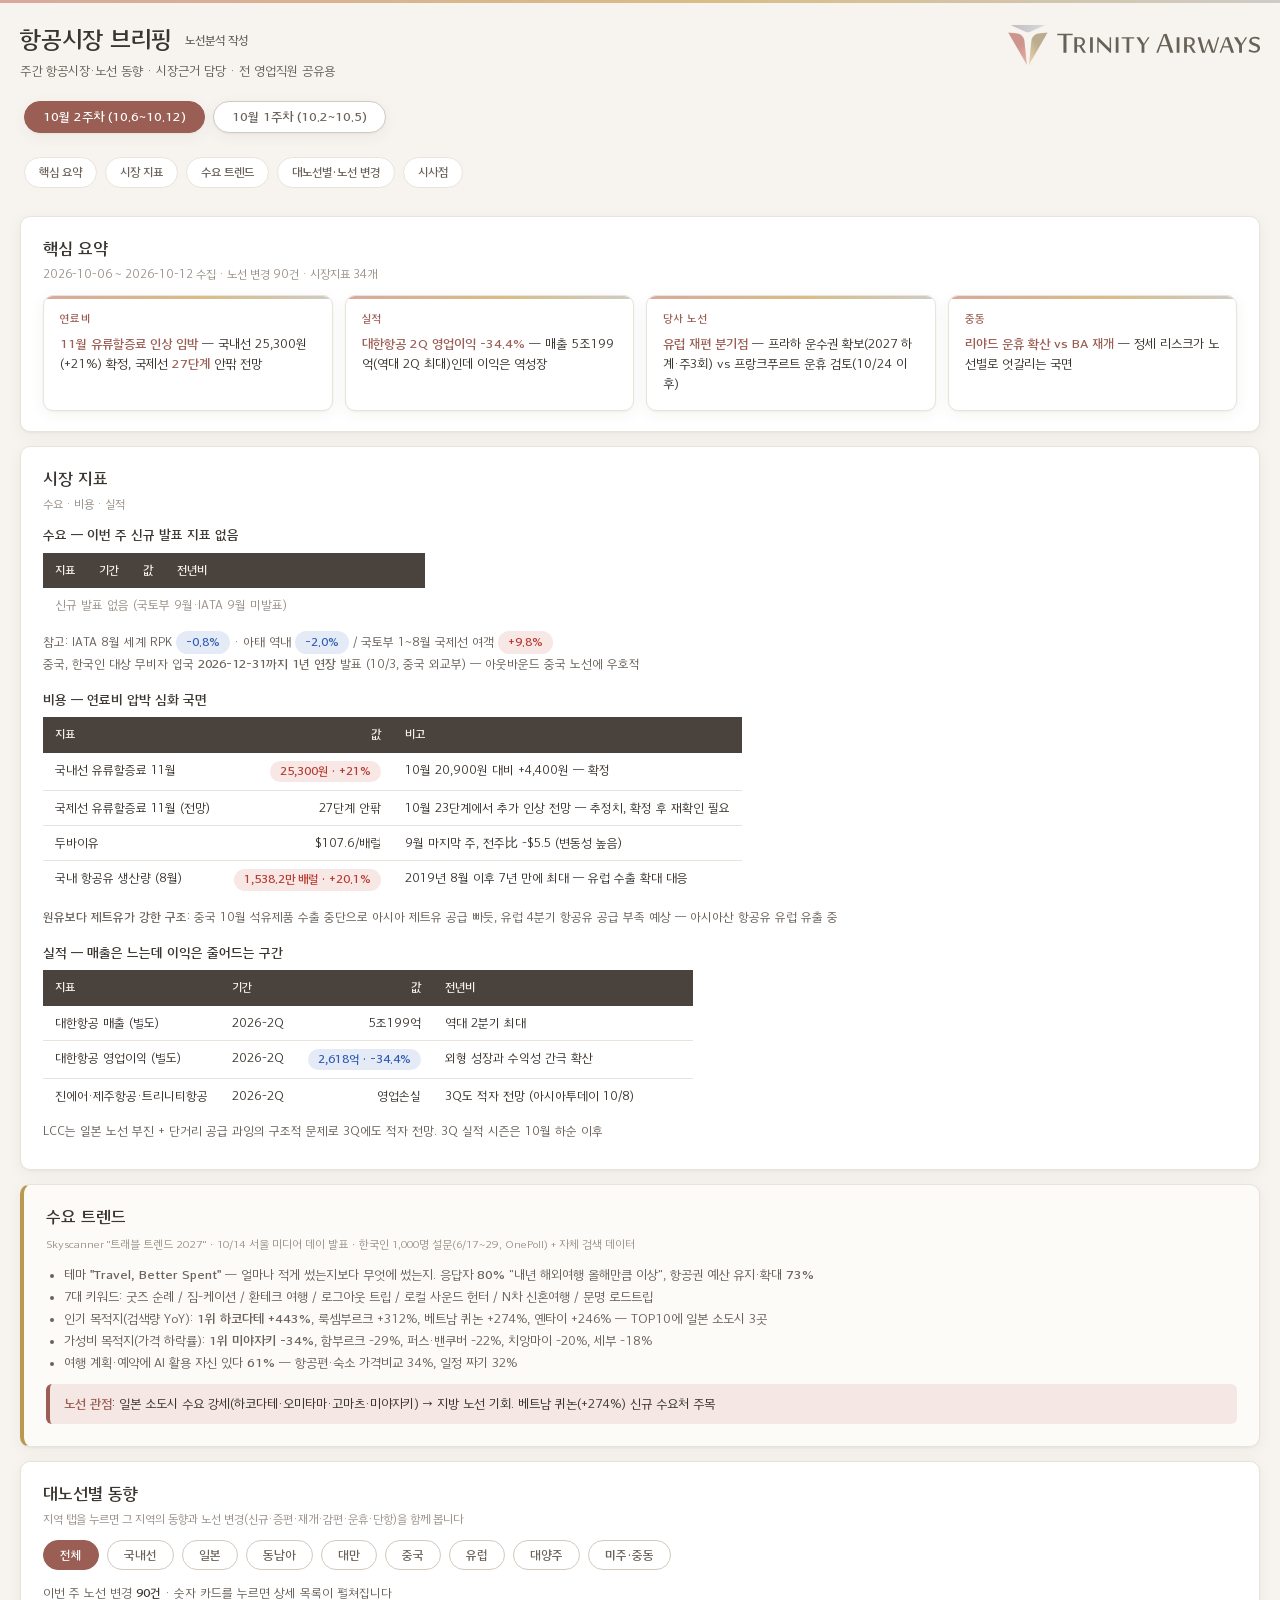
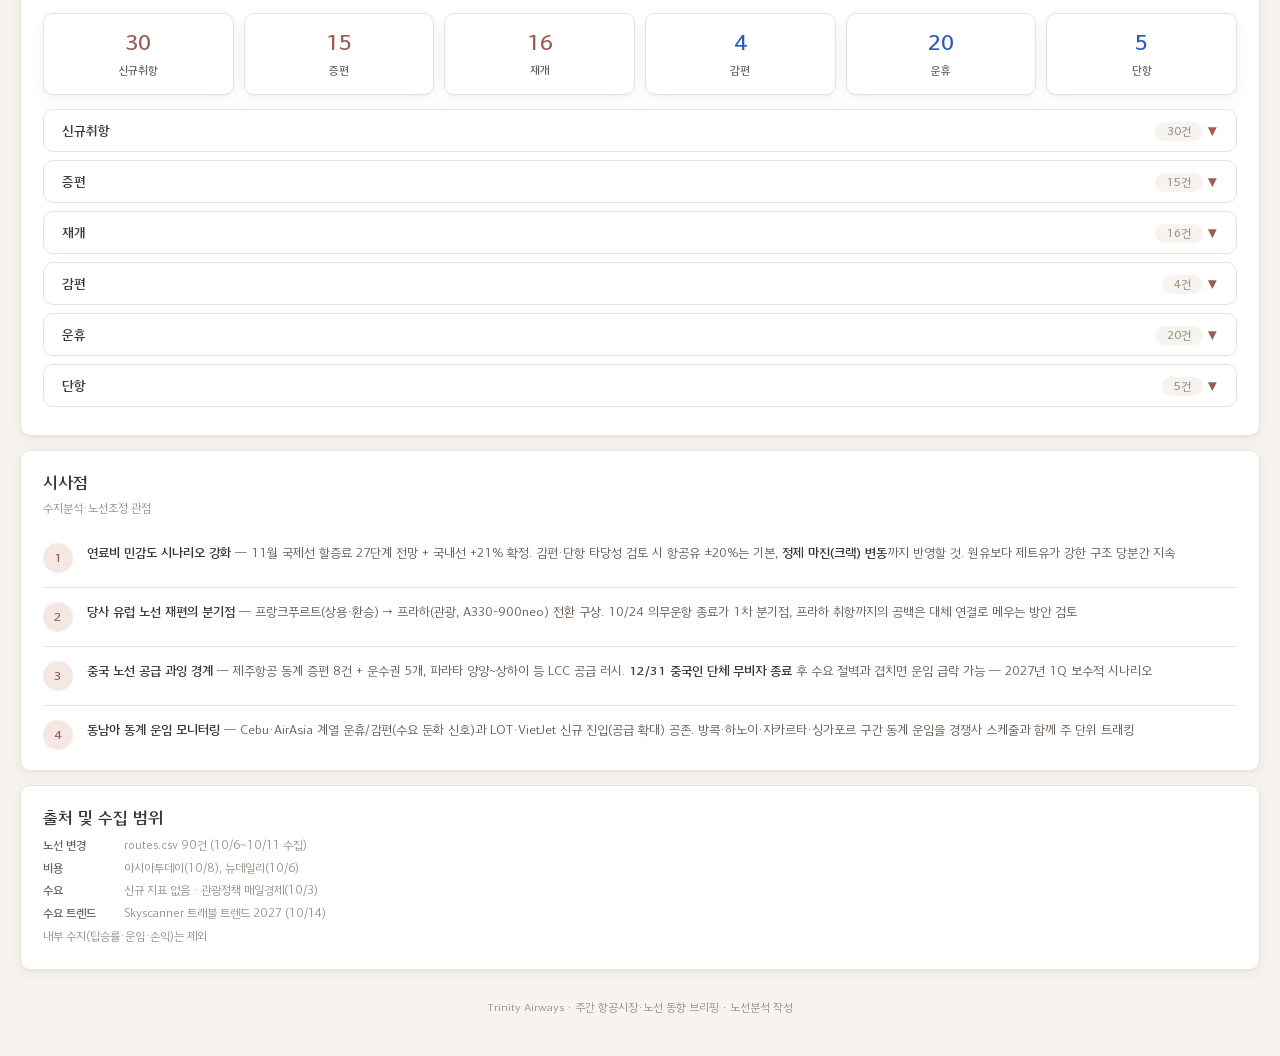
<file: index.html>
<!DOCTYPE html>
<html lang="ko">
<head>
<meta charset="UTF-8">
<meta name="viewport" content="width=device-width, initial-scale=1.0">
<title>항공시장 브리핑</title>
<meta name="robots" content="noindex,nofollow">
<link rel="preconnect" href="https://fonts.googleapis.com">
<link rel="preconnect" href="https://fonts.gstatic.com" crossorigin>
<link href="https://fonts.googleapis.com/css2?family=IBM+Plex+Sans+KR:wght@400;500;600;700&family=IBM+Plex+Mono:wght@500;600&display=swap" rel="stylesheet">
<style>
:root{
  --bg:#F7F4F0; --card:#FFFFFF; --accent:#9A5E54; --accent-soft:#F5E8E4;
  --gold:#B8994F; --rose:#C98F82;
  --text:#3B3530; --text2:#6A615A; --muted:#9B928A;
  --border:#E9E3DC; --border-strong:#D3C9BF;
  --up:#B8392F; --down:#2E5CB5;
  --thead:#4A433D; --thead-text:#F6F0E9;
  --tint-total:#F7E7E2; --tint-intl:#F6EEDD; --tint-sub:#EFEDEA;
  --grad:linear-gradient(90deg,#D9A99C 0%,#D8BD86 55%,#CFCBC6 100%);
  --shadow:0 1px 2px rgba(59,53,48,.05),0 4px 16px rgba(59,53,48,.05);
}
*{margin:0;padding:0;box-sizing:border-box}
body{background:var(--bg);color:var(--text);font-family:"IBM Plex Sans KR","Apple SD Gothic Neo","Malgun Gothic","Noto Sans KR",sans-serif;font-size:14px;line-height:1.45;-webkit-font-smoothing:antialiased}
.num{font-family:"IBM Plex Mono","IBM Plex Sans KR",monospace;font-variant-numeric:tabular-nums}
.topbar{height:3px;background:var(--grad)}
.wrap{max-width:1200px;margin:0 auto;padding:20px 20px 60px}

/* week nav */
.weeknav{display:flex;gap:8px;margin:4px 4px 14px;flex-wrap:wrap}
.weekpill{border:1px solid var(--border-strong);background:var(--card);color:var(--text2);border-radius:999px;padding:8px 18px;font-size:13px;font-weight:600;cursor:pointer;font-family:inherit;box-shadow:var(--shadow)}
.weekpill.active{background:var(--accent);border-color:var(--accent);color:#fff}
/* section nav */
.secnav{display:flex;gap:8px;flex-wrap:wrap;margin:0 4px 18px;position:sticky;top:0;background:var(--bg);padding:10px 0;z-index:10}
.secnav a{text-decoration:none;font-size:12px;font-weight:600;color:var(--text2);border:1px solid var(--border);background:var(--card);border-radius:999px;padding:6px 14px}
.secnav a:hover{border-color:var(--accent);color:var(--accent)}
/* cards */
.card{background:var(--card);border:1px solid var(--border);border-radius:10px;box-shadow:var(--shadow);padding:20px 22px;margin-bottom:14px}
.card h2{font-size:17px;font-weight:700;margin-bottom:4px;display:flex;align-items:center;gap:8px}
.card h2 .kicker{font-size:11.5px;font-weight:600;color:var(--accent);letter-spacing:.04em}
.card .sub{font-size:12px;color:var(--muted);margin-bottom:12px}
/* summary grid */
.sumgrid{display:grid;grid-template-columns:repeat(4,1fr);gap:12px}
.sumcard{background:var(--card);border:1px solid var(--border);border-radius:10px;box-shadow:var(--shadow);padding:16px;position:relative;overflow:hidden}
.sumcard::before{content:"";position:absolute;top:0;left:0;right:0;height:3px;background:var(--grad)}
.sumcard .tag{font-size:11px;font-weight:700;color:var(--accent);letter-spacing:.04em;margin-bottom:6px}
.sumcard .txt{font-size:13px;font-weight:500;line-height:1.55}
.sumcard .txt b{color:var(--accent)}
/* tables */
table{width:100%;border-collapse:collapse;font-size:12.5px}
thead th{background:var(--thead);color:var(--thead-text);font-weight:600;text-align:left;padding:9px 12px;font-size:12px}
thead th.num{text-align:right}
tbody td{padding:8px 12px;border-bottom:1px solid var(--border);vertical-align:top}
tbody td.num{text-align:right;white-space:nowrap}
tbody tr:last-child td{border-bottom:none}
tbody tr:hover td{background:#FBF9F6}
.mkt h3{font-size:13.5px;font-weight:700;margin:16px 0 8px;color:var(--text)}
.mkt h3:first-of-type{margin-top:0}
.mkt .note{font-size:12.5px;color:var(--text2);margin:8px 0;line-height:1.6}
.badge-up{display:inline-block;background:rgba(184,57,47,.12);color:var(--up);border-radius:999px;padding:2px 10px;font-size:12px;font-weight:700}
.badge-down{display:inline-block;background:rgba(46,92,181,.12);color:var(--down);border-radius:999px;padding:2px 10px;font-size:12px;font-weight:700}
/* trend cards */
.trend{border-left:4px solid var(--gold);background:#FDFBF7}
.trend .src{font-size:11.5px;color:var(--muted);margin-bottom:6px}
.trend ul{margin:8px 0 0 18px;font-size:13px;line-height:1.7;color:var(--text2)}
/* route stats */
.statrow{display:grid;grid-template-columns:repeat(6,1fr);gap:10px;margin-bottom:14px}
.stat{background:var(--card);border:1px solid var(--border);border-radius:10px;box-shadow:var(--shadow);padding:14px 8px;text-align:center;cursor:pointer;transition:border-color .15s}
.stat:hover{border-color:var(--accent)}
.stat .n{font-size:22px;font-weight:700;font-family:"IBM Plex Mono",monospace}
.stat .l{font-size:11.5px;font-weight:600;color:var(--text2);margin-top:4px}
.stat.new .n{color:var(--accent)} .stat.up .n{color:var(--up)} .stat.down .n{color:var(--down)}
/* accordion */
.acc{border:1px solid var(--border);border-radius:10px;margin-bottom:8px;overflow:hidden;background:var(--card)}
.acc-head{width:100%;background:none;border:none;font-family:inherit;display:flex;justify-content:space-between;align-items:center;padding:13px 18px;cursor:pointer;font-size:13.5px;font-weight:700;color:var(--text);text-align:left}
.acc-head .cnt{font-size:11.5px;font-weight:600;color:var(--muted);background:var(--bg);border-radius:999px;padding:3px 12px}
.acc-head .arrow{color:var(--accent);font-size:12px;transition:transform .2s}
.acc.open .acc-head .arrow{transform:rotate(180deg)}
.acc-body{display:none;padding:4px 18px 16px}
.acc.open .acc-body{display:block}
.acc-body ul{margin:0 0 0 18px;font-size:13px;line-height:1.75;color:var(--text2)}
.acc-body li{margin-bottom:4px}
.acc-body b{color:var(--text)}
/* region tabs */
.regtabs{display:flex;gap:8px;flex-wrap:wrap;margin-bottom:14px}
.regtab{border:1px solid var(--border-strong);background:var(--card);color:var(--text2);border-radius:999px;padding:7px 16px;font-size:12.5px;font-weight:600;cursor:pointer;font-family:inherit}
.regtab.active{background:var(--accent);border-color:var(--accent);color:#fff}
.regpanel{display:none}
.regpanel.active{display:block}
.regpanel ul{margin:0 0 0 18px;font-size:13px;line-height:1.75;color:var(--text2)}
.regpanel li{margin-bottom:6px}
.regpanel b{color:var(--text)}
.regpanel .none{color:var(--muted);font-size:13px}
/* insight cards */
.insight{display:flex;gap:14px;padding:14px 0;border-bottom:1px solid var(--border)}
.insight:last-child{border-bottom:none;padding-bottom:0}
.insight .no{flex:0 0 30px;height:30px;border-radius:50%;background:var(--accent-soft);color:var(--accent);font-weight:700;font-size:13px;display:flex;align-items:center;justify-content:center}
.insight .tx{font-size:13px;line-height:1.65;color:var(--text2)}
.insight .tx b{color:var(--text)}
.src{font-size:12px;color:var(--muted);line-height:1.8}
.src b{color:var(--text2)}
footer{text-align:center;color:var(--muted);font-size:11.5px;margin-top:30px}
@media(max-width:900px){.sumgrid{grid-template-columns:repeat(2,1fr)}.statrow{grid-template-columns:repeat(3,1fr)}}
@media(max-width:560px){.sumgrid{grid-template-columns:1fr}.statrow{grid-template-columns:repeat(2,1fr)}}

/* === route-dashboard 레이아웃 (동시점 판매추이 대시보드와 동일) === */
:root{--logo-ink:#686158}
.app{max-width:1680px;margin:0 auto;padding-inline:20px;padding-block:20px 40px}
.top{display:flex;flex-wrap:wrap;align-items:flex-start;justify-content:space-between;gap:12px 24px;padding:0 0 16px}
.brand h1{margin:0;font-size:24px;font-weight:700;letter-spacing:-.01em;text-wrap:balance;display:inline-block}
.brand h1 .by{font-size:12px;font-weight:600;color:var(--text2);letter-spacing:0;margin-left:6px;vertical-align:3px}
.brand .meta{margin:4px 0 0;color:var(--text2);font-size:13px;font-weight:400}
.logo{color:var(--logo-ink);line-height:0;margin-top:2px}
.logo-svg{display:block;height:40px;width:auto;max-width:100%}
@media (max-width:640px){.app{padding-inline:16px}.logo{order:-1;width:100%}.logo-svg{height:26px}.brand h1{font-size:20px}}

/* 표: 화면 폭만큼 늘리지 않고 내용 폭으로 */
table{width:auto;max-width:100%}
thead th,tbody td{white-space:nowrap}
thead th:last-child,tbody td:last-child{white-space:normal;min-width:260px;max-width:560px}
.src{line-height:1.9}.src b{display:inline-block;min-width:78px}.src .dim{color:var(--muted)}
body,.weekpill,.regtab,.acc-head{font-family:"Daemyung","IBM Plex Sans KR","Malgun Gothic",sans-serif}
.num,.stat .n{font-family:"Daemyung","IBM Plex Mono",monospace}

/* 대노선별 동향 안의 소제목 */
.card h3.blk{font-size:14px;font-weight:700;margin:16px 0 10px;padding-left:8px;border-left:3px solid var(--gold)}
.card h3.blk:first-of-type{margin-top:4px}
.card h3.blk .blk-n{font-size:12px;color:var(--muted);font-weight:500;margin-left:4px}

/* 지역 탭 안 동향 + 노선 변경 */
.chg-total{font-size:12.5px;color:var(--text2);margin-bottom:10px}
.rg-h{font-size:13px;font-weight:700;margin:4px 0 8px;color:var(--text)}
.rg-chg{margin-top:16px;padding-top:12px;border-top:1px dashed var(--border)}
.rg-chips{display:flex;gap:6px;flex-wrap:wrap;margin-bottom:10px}
.rg-chip{font-size:12px;border:1px solid var(--border);border-radius:999px;padding:3px 10px;color:var(--text2);background:var(--card)}
.rg-chip.new b{color:var(--accent)}.rg-chip.down b{color:var(--down)}
.rg-grp{margin-bottom:10px}.rg-gh{font-size:12.5px;font-weight:700;color:var(--accent);margin-bottom:2px}
.regpanel .none{color:var(--muted);font-size:13px}

/* 좁은 화면: 표가 넘치면 카드 안에서만 가로 스크롤 */
.card{overflow-x:auto}

/* 수요 트렌드: 기사 단위 + 노선 관점 강조 */
.trend-item+.trend-item{margin-top:14px;padding-top:14px;border-top:1px dashed var(--border)}
.trend li.point{list-style:none;margin:10px 0 2px -18px;padding:9px 14px;background:var(--accent-soft);border-left:4px solid var(--accent);border-radius:6px;color:var(--text);font-weight:500}
.trend li.point b{color:var(--accent)}
@font-face{font-family:"Daemyung";font-weight:400;src:url([data-uri]) format("woff")}
@font-face{font-family:"Daemyung";font-weight:700;src:url([data-uri]) format("woff")}
</style>
</head>
<body>
<div class="topbar"></div>
<div class="app">
<header class="top">
  <div class="brand">
    <h1>항공시장 브리핑 <span class="by">노선분석 작성</span></h1>
    <p class="meta">주간 항공시장·노선 동향 · 시장근거 담당 · 전 영업직원 공유용</p>
  </div>
  <div class="logo"><svg xmlns="http://www.w3.org/2000/svg" xmlns:xlink="http://www.w3.org/1999/xlink" version="1.1" viewBox="0 0 416 66" class="logo-svg" role="img" aria-label="Trinity Airways"><defs><clipPath id="clip_1"><path transform="matrix(1,0,0,-1,0,66)" d="M0 66H416V0H0Z"/></clipPath><clipPath id="clip_2"><path transform="matrix(1,0,0,-1,0,66)" d="M50.527 52.143C44.199 51.411 39.232 46.376 38.585 40.039L34.501 .025 65.598 53.887Z"/></clipPath><clipPath id="clip_3"><path transform="matrix(1,0,0,-1,0,66)" d="M31.179 .025 27.095 40.039C26.448 46.376 21.481 51.411 15.153 52.143L.082 53.887Z"/></clipPath><clipPath id="clip_4"><path transform="matrix(1,0,0,-1,0,66)" d="M4.44 65.975 28.978 54.689C31.43 53.561 34.25 53.561 36.702 54.689L61.241 65.975Z"/></clipPath></defs><g clip-path="url(#clip_1)"><path transform="matrix(1,0,0,-1,346.0465,20.3661)" d="M0 0-6.655-22.778C-6.655-22.778-12.404-5.41-13.126-3.273H-15.662C-16.369-5.41-22.133-22.855-22.133-22.855-22.133-22.855-27.651-2.444-28.327 0H-33.184L-25.73-25.283H-21.057C-19.336-20.073-15.678-8.453-15.678-8.453-15.678-8.453-11.681-20.057-9.898-25.283H-5.21L2.444 0ZM-178.341 0V-17.968H-178.741L-197.001 0H-198.783V-25.283H-196.432V-7.27H-196.017L-177.803-25.283H-175.959V0ZM-121.009-25.283V-12.711L-112.464 0H-115.184L-121.701-10.59-128.494 0H-134.181L-125.651-12.711V-25.283ZM-249.52-25.283V3.258L-239.345 3.412V5.917H-264.767V3.412L-254.577 3.273V-25.283ZM-145.879-25.283V-2.044L-137.778-1.844V0H-158.544V-1.844L-150.444-2.044V-25.283ZM-163.724 0H-168.273V-25.283H-163.724ZM-206.099 0H-210.649V-25.283H-206.099ZM-88.102 2.443-82.907-12.45H-93.559ZM-73.055-25.283-84.245 5.917-89.363 4.995-101.428-25.283H-98.201L-94.389-14.833H-82.108L-78.511-25.283ZM14.033-2.121 18.444-14.771H9.407ZM27.006-25.283 17.722 .522 13.049-.231 3.028-25.283H5.595L8.761-16.646H19.09L22.087-25.283ZM39.978-25.283V-13.019L48.601 0H45.834L39.286-10.652 32.447 0H26.714L35.321-13.019V-25.283ZM-63.157 0H-67.737V-25.283H-63.157ZM-50.86-2.044H-47.909C-45.634-1.875-42.991-2.981-42.069-5.333-40.762-8.13-42.053-11.65-45.02-12.664-46.249-13.279-50.107-12.972-50.86-13.018ZM-50.845-25.283V-14.924H-47.049C-47.049-14.924-41.377-24.315-40.731-25.283H-35.705C-37.196-24.054-42.929-14.939-43.221-14.632-37.903-13.479-35.905-5.456-39.932-1.921-42.268 .001-45.804 .047-48.908-.03H-55.41V-25.283ZM-232.075-2.044H-229.124C-226.85-1.875-224.206-2.981-223.284-5.333-221.977-8.13-223.268-11.65-226.235-12.664-227.464-13.279-231.322-12.972-232.075-13.018ZM-232.075-25.283V-14.924H-228.279C-228.279-14.924-222.607-24.315-221.962-25.283H-216.936C-218.427-24.054-224.16-14.939-224.452-14.632-219.134-13.479-217.135-5.456-221.163-1.921-223.499 .001-227.034 .047-230.139-.03H-236.64V-25.283ZM60.619-25.302C57.304-25.302 53.784-24.17 50.876-23.001 51.166-22.233 51.851-20.417 52.156-19.61 54.978-21.178 57.985-22.517 60.762-22.552 61.85-22.552 62.853-22.33 63.742-21.891 65.527-21.14 66.423-18.061 65.024-16.43 63.512-14.667 59.903-14.143 56.128-12.334 52.352-10.524 51.098-6.893 52.618-3.852 55.556 2.022 63.758 1.61 69.367-1.105 69.367-1.105 68.346-3.935 68.209-4.315 65.235-2.453 62.886-1.69 60.013-1.789 56.922-1.895 55.353-4.094 56.269-6.403 57.169-8.673 61.799-9.346 65.712-11.229 70.359-13.466 70.945-18.411 68.303-22.073 66.925-23.982 63.742-25.302 60.619-25.302" fill="currentColor"/></g><g clip-path="url(#clip_2)"><image x="34" y="12" width="32" height="54" xlink:href="data:image/png;base64,
iVBORw0KGgoAAAANSUhEUgAAACAAAAA2CAYAAACm9ZtyAAAACXBIWXMAAA7EAAAO
xAGVKw4bAAAB9klEQVR4nO3UV1caYRSF4f3/b2LvBlvUJPYSTRAFURCl2IDYNXYl
v2HnzAwYF0qWJDD7Jhdz/6x3f3MQHHtH5Yf/ADlgabxBCwhNNFCJwPJkI5UIrEw1
UYlAZLqZSgRWZ5qpRCA620IlAmtzrVQisD7fSiUCsS9tVCIQX2inEoGNxXYqEUgs
dlCJ0AM2v3ZQiUDyWyeVCKSCXVQikA51MbVkiGAnt4oQPxHIhLqZNoCqBLaXu6lE
YGelhw4ibYjyKVyEAeIGiM0b4gnQ4gLC003/jMBuuIdKBPbCvVQisB95TyUC2VUD
RBxAbxHgLwK5aIAOQlUC+bUAS4jyEu7v+cqhqiXCAH3MGSIbtQovEPW/ETiI9fP7
eh8rl6gvAodPAE0JHMUHqETgaMMA8X4ePEf4+GfgJDHIY0OoSuB0c5AnCQOISuBs
a4geQlMC58kywIsSgbqWwI/UBzqI3yX8ncMFXCQ9xFtL1PJk4yozzMv0MC9Sb0HU
vgRutkd4lRlxEYo5cLszymsXUU2JynNUi8Dd3kfe7o5SVQL3BrhzAMUSlxkP4DxM
P24EHrOf6CGsRJVz1ALhAh72DSCaAoXcZxZcRKmEv3MYYIwOorzEa1PUo4QBxllC
KEqgkHcARUTWK/G3j/JPN6JSCfzMT7KQn+DzEn4+zF/3XL28u0/uPgAAAABJRU5E
rkJggg=="/></g><g clip-path="url(#clip_3)"><image x="0" y="12" width="32" height="54" xlink:href="data:image/png;base64,
iVBORw0KGgoAAAANSUhEUgAAACAAAAA2CAYAAACm9ZtyAAAACXBIWXMAAA7EAAAO
xAGVKw4bAAACKElEQVR4nO2TyULiQBRF3/8vWhtlFpmCqDj04Ow/tCitaJCA/siz
XlUSC6hUilTAhVmc9bn3DfAv/wO/EsgCZAGyAFmALEAWIAvwrQPcFb4oAIkFG+sN
IIvvihvYL64pgCzu++J+aZOzsgCqtv2ikN4T5Z+c1AOYih+ISi69ALoxq8TEoLJl
HyCpeFAVJA5gK/6/s81ZKkBaUk4tj48MowDLHpYQ57Rizm5BH8C8cS628adUiJ+I
elEdYBWjDhoHYmIoB1jdmPNCKosbRIkDusb3ulFXFY014qEkfiaaZQ6kIp7bcZR4
KImJl1YFIc3j0o16XsxpU4C5xg+SeGA06oKicSAtSdJyKH1pV9ElnCpCGq+kF1eU
YtfZwRED0nilZRoH4lGHqLEAtmPW7NcNxbPSV2KP2EVI+kq6wzIRj7sCWHrMDcWY
E4jH3TqO9+sItm/kSvsdheKaEPvST7GQesRBgwPKi27EX7SrOSwTsXfY5EDcYc2O
OU5aM5J6PaKF3lELIen/xrUdx4gnxHGbBYj63ySNw9bxYs6Jg2D7RgvSQBwpFeLJ
KeNXB8Hkol+1h6USN2PFxPT3HguQwivNi70o8WlnRj79wwLYvtHMqA2lnL9dDqxX
3A3F07N9Dli9klLsaBsH4rdz4gDB7qId5WEtNPalU1/6duFzeYig/N81iDlXPRbA
4ocjxYFcI+ZcHyEs7Ff3RibSM196HiXt4TsTv98wbo/xAxOdYR+mz76FAAAAAElF
TkSuQmCC"/></g><g clip-path="url(#clip_4)"><image x="4" y="0" width="58" height="13" xlink:href="data:image/png;base64,
iVBORw0KGgoAAAANSUhEUgAAADoAAAANCAYAAAD4xH09AAAACXBIWXMAAA7EAAAO
xAGVKw4bAAABMklEQVR4nNXWZ3KDMBRGUfa/qMT03ntzlvKCHiNGJhIhWPLEP+4C
znxCSPu4GfCpm1s3w8J0mmljhuVsmbaLWY6H2e6a4/rgeAHm+iHmBRHmhxEEYbwW
JVgYpxAla3GaYUmaQ5oVa3kJWbGWlxUUZY2VVYNV9VLTQt12WNP20HYD1vVLw4j1
4wTaX6GHSAGUIPdQgqRQFrlBFySFEuQeikgGSpA8KEEi9AzyNPRgzQ3KrMmDitak
0CtrDuN8DqpyTQpVueYDlCKfhcpakwc9WpNCeWuOEwcqc82zl5BoTd4ltF9TdGzZ
NZVDZV5C+zV5xxaRR9CrSBm/lFes+TT0Xdac5jto/+0SUrHmA/Qt1hT8Un5b8xAq
45HA+z6vLnrlkfBjUV3lsX3V97lDsovO9y/4Buh7B4Q3Q04FAAAAAElFTkSuQmCC"/></g></svg></div>
</header>

<nav class="weeknav">
  <button class="weekpill active" data-week="w202610W2">10월 2주차 <span class="num">(10.6~10.12)</span></button>
  <button class="weekpill" data-week="w202610W1">10월 1주차 <span class="num">(10.2~10.5)</span></button>
</nav>

<!-- ===== 10월 2주차 (10.6~10.12) ===== -->
<main data-week="w202610W2">
<div class="secnav">
  <a href="#w202610W2-s1">핵심 요약</a><a href="#w202610W2-s2">시장 지표</a><a href="#w202610W2-s3">수요 트렌드</a><a href="#w202610W2-s5">대노선별·노선 변경</a><a href="#w202610W2-s6">시사점</a>
</div>

<div class="card" id="w202610W2-s1">
  <h2>핵심 요약</h2>
  <div class="sub">2026-10-06 ~ 2026-10-12 수집 · 노선 변경 90건 · 시장지표 34개</div>
  <div class="sumgrid">
    <div class="sumcard"><div class="tag">연료비</div><div class="txt"><b>11월 유류할증료 인상 임박</b> — 국내선 <span class="num">25,300원(+21%)</span> 확정, 국제선 <b>27단계</b> 안팎 전망</div></div>
    <div class="sumcard"><div class="tag">실적</div><div class="txt"><b>대한항공 2Q 영업이익 -34.4%</b> — 매출 5조199억(역대 2Q 최대)인데 이익은 역성장</div></div>
    <div class="sumcard"><div class="tag">당사 노선</div><div class="txt"><b>유럽 재편 분기점</b> — 프라하 운수권 확보(2027 하계·주3회) vs 프랑크푸르트 운휴 검토(10/24 이후)</div></div>
    <div class="sumcard"><div class="tag">중동</div><div class="txt"><b>리야드 운휴 확산 vs BA 재개</b> — 정세 리스크가 노선별로 엇갈리는 국면</div></div>
  </div>
</div>

<div class="card mkt" id="w202610W2-s2">
  <h2>시장 지표</h2>
  <div class="sub">수요 · 비용 · 실적</div>
  <h3>수요 — 이번 주 신규 발표 지표 없음</h3>
  <table><thead><tr><th>지표</th><th>기간</th><th class="num">값</th><th>전년비</th></tr></thead>
  <tbody><tr><td colspan="4" style="color:var(--muted)">신규 발표 없음 (국토부 9월·IATA 9월 미발표)</td></tr></tbody></table>
  <div class="note">참고: IATA 8월 세계 RPK <span class="badge-down num">-0.8%</span> · 아태 역내 <span class="badge-down num">-2.0%</span> / 국토부 1~8월 국제선 여객 <span class="badge-up num">+9.8%</span><br>중국, 한국인 대상 무비자 입국 <b>2026-12-31까지 1년 연장</b> 발표 (10/3, 중국 외교부) — 아웃바운드 중국 노선에 우호적</div>
  <h3>비용 — 연료비 압박 심화 국면</h3>
  <table><thead><tr><th>지표</th><th class="num">값</th><th>비고</th></tr></thead><tbody>
  <tr><td>국내선 유류할증료 11월</td><td class="num"><span class="badge-up">25,300원 · +21%</span></td><td>10월 20,900원 대비 +4,400원 — 확정</td></tr>
  <tr><td>국제선 유류할증료 11월 (전망)</td><td class="num">27단계 안팎</td><td>10월 23단계에서 추가 인상 전망 — 추정치, 확정 후 재확인 필요</td></tr>
  <tr><td>두바이유</td><td class="num">$107.6/배럴</td><td>9월 마지막 주, 전주比 -$5.5 (변동성 높음)</td></tr>
  <tr><td>국내 항공유 생산량 (8월)</td><td class="num"><span class="badge-up">1,538.2만 배럴 · +20.1%</span></td><td>2019년 8월 이후 7년 만에 최대 — 유럽 수출 확대 대응</td></tr>
  </tbody></table>
  <div class="note"><b>원유보다 제트유가 강한 구조</b>: 중국 10월 석유제품 수출 중단으로 아시아 제트유 공급 빠듯, 유럽 4분기 항공유 공급 부족 예상 — 아시아산 항공유 유럽 유출 중</div>
  <h3>실적 — 매출은 느는데 이익은 줄어드는 구간</h3>
  <table><thead><tr><th>지표</th><th>기간</th><th class="num">값</th><th>전년비</th></tr></thead><tbody>
  <tr><td>대한항공 매출 (별도)</td><td>2026-2Q</td><td class="num">5조199억</td><td>역대 2분기 최대</td></tr>
  <tr><td>대한항공 영업이익 (별도)</td><td>2026-2Q</td><td class="num"><span class="badge-down">2,618억 · -34.4%</span></td><td>외형 성장과 수익성 간극 확산</td></tr>
  <tr><td>진에어·제주항공·트리니티항공</td><td>2026-2Q</td><td class="num">영업손실</td><td>3Q도 적자 전망 (아시아투데이 10/8)</td></tr>
  </tbody></table>
  <div class="note">LCC는 일본 노선 부진 + 단거리 공급 과잉의 구조적 문제로 3Q에도 적자 전망. 3Q 실적 시즌은 10월 하순 이후</div>
</div>

<div class="card trend" id="w202610W2-s3">
  <h2>수요 트렌드</h2>
  <div class="trend-item">
  <div class="src">Skyscanner "트래블 트렌드 2027" · 10/14 서울 미디어 데이 발표 · 한국인 1,000명 설문(6/17~29, OnePoll) + 자체 검색 데이터</div>
  <ul>
    <li>테마 <b>"Travel, Better Spent"</b> — 얼마나 적게 썼는지보다 무엇에 썼는지. 응답자 <b>80%</b> "내년 해외여행 올해만큼 이상", 항공권 예산 유지·확대 <b>73%</b></li>
    <li>7대 키워드: 굿즈 순례 / 짐-케이션 / 환테크 여행 / 로그아웃 트립 / 로컬 사운드 헌터 / N차 신혼여행 / 문명 로드트립</li>
    <li>인기 목적지(검색량 YoY): <b>1위 하코다테 +443%</b>, 룩셈부르크 +312%, 베트남 퀴논 +274%, 옌타이 +246% — TOP10에 일본 소도시 3곳</li>
    <li>가성비 목적지(가격 하락률): <b>1위 미야자키 -34%</b>, 함부르크 -29%, 퍼스·밴쿠버 -22%, 치앙마이 -20%, 세부 -18%</li>
    <li>여행 계획·예약에 AI 활용 자신 있다 <b>61%</b> — 항공편·숙소 가격비교 34%, 일정 짜기 32%</li>
    <li class="point"><b>노선 관점</b>: 일본 소도시 수요 강세(하코다테·오미타마·고마츠·미야자키) → 지방 노선 기회. 베트남 퀴논(+274%) 신규 수요처 주목</li>
  </ul>
  </div>
</div>

<div class="card" id="w202610W2-s5">
  <h2>대노선별 동향</h2>
  <div class="sub">지역 탭을 누르면 그 지역의 동향과 노선 변경(신규·증편·재개·감편·운휴·단항)을 함께 봅니다</div>
  
  <div class="regtabs" data-reg="w202610W2">
    <button class="regtab active" data-r="w202610W2-r-all">전체</button>
    <button class="regtab" data-r="w202610W2-r-dom">국내선</button>
    <button class="regtab" data-r="w202610W2-r-jp">일본</button>
    <button class="regtab" data-r="w202610W2-r-sea">동남아</button>
    <button class="regtab" data-r="w202610W2-r-tw">대만</button>
    <button class="regtab" data-r="w202610W2-r-cn">중국</button>
    <button class="regtab" data-r="w202610W2-r-eu">유럽</button>
    <button class="regtab" data-r="w202610W2-r-oc">대양주</button>
    <button class="regtab" data-r="w202610W2-r-am">미주·중동</button>
  </div>
  <div class="regpanel active" id="w202610W2-r-all" data-all="1">
    <div class="chg-total">이번 주 노선 변경 <b>90건</b> · 숫자 카드를 누르면 상세 목록이 펼쳐집니다</div>
    <div class="statrow">
    <div class="stat new" data-acc="w202610W2-new"><div class="n">30</div><div class="l">신규취항</div></div>
    <div class="stat new" data-acc="w202610W2-inc"><div class="n">15</div><div class="l">증편</div></div>
    <div class="stat new" data-acc="w202610W2-re"><div class="n">16</div><div class="l">재개</div></div>
    <div class="stat down" data-acc="w202610W2-dec"><div class="n">4</div><div class="l">감편</div></div>
    <div class="stat down" data-acc="w202610W2-sus"><div class="n">20</div><div class="l">운휴</div></div>
    <div class="stat down" data-acc="w202610W2-end"><div class="n">5</div><div class="l">단항</div></div>
  </div>
  <div class="acc" id="w202610W2-new"><button class="acc-head">신규취항 <span><span class="cnt">30건</span> <span class="arrow">▼</span></span></button><div class="acc-body"><ul>
    <li data-rg="cn"><b>제주항공 중국 5개 노선 운수권 확보</b> (취항 시기 미정): 인천~베이징(주7)·창사(주4), 대구~상하이(주3), 제주~청두(주2)·충칭(주3) — 동계 중국 공급 확대 포석</li>
    <li data-rg="eu"><b>트리니티항공 인천~프라하 (2027년 하계, 주3회, 운수권 확보·미확정)</b> — A330-900neo 도입 후, 에바항공 인터라인(9/29)으로 유럽 환승 연결 강화</li>
    <li data-rg="cn">파라타항공 양양~상하이 푸둥 (12월, 주2회) — 양양공항 국제선 정기편 재개</li>
    <li data-rg="eu sea"><b>LOT 바르샤바~방콕 (10/7~, 주3회→동계 주5회)</b> / <b>바르샤바~하노이 (2027-03-31, 주3회)</b> — 유럽발 동남아 직항 확대</li>
    <li data-rg="eu sea">VietJet 프라하~하노이 (10/10, 주2회, 알마티 경유) — LCC의 유럽 진출 시도</li>
    <li data-rg="am sea">Riyadh Air 리야드~자카르타 (11/16, 주3회) — 인도네시아 첫 취항</li>
    <li data-rg="sea">Thai Vietjet 쿠알라룸푸르~방콕 (10/9, 매일, 초기 탑승률 약 90% 보도)</li>
    <li data-rg="sea jp">VietJet 호치민~말레 (12/5, 주3회, 콜롬보 경유) / Air Astana 알마티~도쿄 나리타 (11/30, 주2회, JAL 코드쉐어)</li>
    <li data-rg="jp">에어로케이 마쓰야마~청주 (2027-01-02, 주3회, 일본 국토교통성 승인 조건부)</li>
    <li data-rg="eu am">SWISS 취리히~벵갈루루 (10/28, 주5회) / Delta 애틀랜타~리야드 (10/23, 미국 항공사 최초) / Air France 파리~내슈빌·샌디에이고 (2027-05)</li>
    <li data-rg="am eu">flyadeal 뭄바이~리야드 / Air Arabia 샤르자~암만시티 / Etihad 아부다비~레드시티 / Aegean 아테네~다마스쿠스 등</li>
    <li data-rg="jp">DB 보완: <b>트리니티항공 인천~고베 (12/18, 매일)</b> — 보도일 9/16, DB 누락분 추가</li>
  </ul></div></div>
  <div class="acc" id="w202610W2-inc"><button class="acc-head">증편 <span><span class="cnt">15건</span> <span class="arrow">▼</span></span></button><div class="acc-body"><ul>
    <li data-rg="cn"><b>제주항공 중국 노선 동계 증편 8건</b>: 부산~상하이 주4→7회(매일), 인천~칭다오 주7→11회, 인천~웨이하이 주7→10회, 부산~장자제 주2→4회, 인천/대구/부산~구이린 + 대구~스자좡 운항 기간 연장 (10/25~11월 말)</li>
    <li data-rg="am"><b>대한항공 인천~시애틀 주7→12회 증편 (10/12~)</b> — 아시아나 운휴분 흡수, 통합 과정 노선 재편</li>
    <li data-rg="jp eu">루프트한자그룹 일본 확대: 프랑크푸르트~나고야 재개 (2027-03-29), 프랑크푸르트~나리타 매일 증편, SWISS 취리히~나리타 주7회</li>
  </ul></div></div>
  <div class="acc" id="w202610W2-re"><button class="acc-head">재개 <span><span class="cnt">16건</span> <span class="arrow">▼</span></span></button><div class="acc-body"><ul>
    <li data-rg="jp">제주항공 일본 재개: 인천~가고시마 (10/25, 주7회), 인천~하코다테 (12/1, 주7회)</li>
    <li data-rg="am eu"><b>BA 중동 4개 노선 재개</b>: 텔아비브 (10/25), 두바이·리야드 (11/3), 암만 (11/4), 바레인 (2027-03-28) — 중동 정세 소강 판단</li>
    <li data-rg="eu">SAS 코펜하겐~뭄바이 17년 만 복귀 (10/2, 주5회)</li>
    <li data-rg="cn">트리니티항공 라운드업: 인천~선양 6월 재개, 인천~칭다오·지난 7월부터 매일 운항</li>
  </ul></div></div>
  <div class="acc" id="w202610W2-dec"><button class="acc-head">감편 <span><span class="cnt">4건</span> <span class="arrow">▼</span></span></button><div class="acc-body"><ul>
    <li data-rg="sea">Cebu Pacific: 세부~싱가포르·마닐라~자카르타/쿠알라룸푸르 감편 (결산)</li>
    <li data-rg="tw">Mandarin 가오슝~화롄 주7→5회 감편 (탑승률 저조)</li>
  </ul></div></div>
  <div class="acc" id="w202610W2-sus"><button class="acc-head">운휴 <span><span class="cnt">20건</span> <span class="arrow">▼</span></span></button><div class="acc-body"><ul>
    <li data-rg="am sea"><b>후티 드론 공격 후 리야드 운휴 확산</b>: Philippine Airlines (10/8~10/11), Cebu Pacific (10/9~10/13), Air India + Air India Express (연장, 재개일 미정), Akasa (10/11까지)</li>
    <li data-rg="am"><b>아시아나 인천~시애틀 운휴 (10/12~)</b> — 편명 전환이 아닌 별도 비운항, 대한항공 중심 재편</li>
    <li data-rg="eu"><b>트리니티항공 인천~프랑크푸르트 운휴 검토 (10/24 이후, 미확정)</b> — 기업결합 의무운항 10/24 종료, 동계 예약 미오픈. 회사 입장 "확정된 사항 없음"</li>
    <li data-rg="sea"><b>Cebu Pacific 동남아 노선 정리 (결산)</b>: 다바오~방콕·일로일로~방콕/싱가포르·클라크~하노이 운휴</li>
    <li data-rg="sea cn">Thai AirAsia: 방콕~구와하티/시안/상하이 푸둥 운휴 (결산) / AirAsia X KL~뉴델리 운휴 (10/25~) / AirAsia Philippines 마닐라~나리타 운휴 (결산)</li>
    <li data-rg="eu am">Iberia 마드리드~도하 운휴 연장 (~2027-03-28) — 중동 정세 / AnimaWings 루마니아 전 네트워크 운항 중단 (법정 회생 절차)</li>
  </ul></div></div>
  <div class="acc" id="w202610W2-end"><button class="acc-head">단항 <span><span class="cnt">5건</span> <span class="arrow">▼</span></span></button><div class="acc-body"><ul>
    <li data-rg="am">American 5개 노선 단항 (2027 하계 스케줄 개편: 마이애미~몬트리올/툴룸, 피닉스~프로보, 시카고~링컨, 댈러스~앨버니)</li>
  </ul></div></div>
  </div>
  <div class="regpanel" id="w202610W2-r-dom"><ul>
    <li><b>11월 유류할증료 25,300원 확정 (+21%)</b> — 10월 20,900원 대비 +4,400원. 연말 성수기 국내선 가격 저항 변수</li>
    <li>국내 항공유 생산량 8월 <b>1,538.2만 배럴 (+20.1%)</b> — 2019년 8월 이후 7년 만에 최대, 유럽 항공유 공급 부족에 따른 수출 확대 대응</li>
  </ul></div>
  <div class="regpanel" id="w202610W2-r-jp"><ul>
    <li><b>제주항공 일본 재개 2건</b>: 인천~가고시마 (10/25, 주7회), 인천~하코다테 (12/1, 주7회) — 동계 일본 소도시 공급 확대</li>
    <li>루프트한자그룹 일본 확대: 프랑크푸르트~나고야 재개 (2027-03-29), 프랑크푸르트~나리타 매일 증편, SWISS 취리히~나리타 주7회</li>
    <li>에어로케이 마쓰야마~청주 (2027-01-02, 주3회, 일본 국토교통성 승인 조건부) — 지방발 일본 노선 추가</li>
    <li>LCC 3Q도 적자 전망의 구조적 요인으로 <b>일본 노선 부진 + 단거리 공급 과잉</b> 지목 — 일본 노선 수지 점검 필요</li>
    <li>수요 트렌드: 스카이스캐너 인기 1위 하코다테(+443%), 가성비 1위 미야자키(-34%) — <b>일본 소도시 수요 강세</b>는 지방 노선 기회 요인</li>
  </ul></div>
  <div class="regpanel" id="w202610W2-r-sea"><ul>
    <li><b>유럽발 동남아 직항 확대 (LOT 2건)</b>: 바르샤바~방콕 취항(10/7~, 동계 주5회), 바르샤바~하노이(2027-03-31, 주3회) — 동남아-유럽 장거리 운임 하방 압력 가능</li>
    <li><b>VietJet의 유럽 진출</b>: 프라하~하노이 (10/10, 주2회, 알마티 경유) — LCC 장거리 진입, 중동 경유 FSC와의 운임 경쟁 구도 변화 주시</li>
    <li>Thai Vietjet 쿠알라룸푸르~방콕 (10/9, 매일, 초기 탑승률 약 90% 보도) — 역내 수요는 살아있는 구간도 존재</li>
    <li><b>Cebu Pacific 동남아 정리</b>: 운휴 4건 + 감편 3건 — 필리핀 LCC 역내 공급 축소. 경쟁 완화 vs 수요 둔화 신호, 방콕·싱가포르·자카르타·KL 구간 수요 분리 점검</li>
    <li>Thai AirAsia 방콕~구와하티/시안/상하이 푸둥 운휴, AirAsia X KL~뉴델리 운휴(10/25~), AirAsia Philippines 마닐라~나리타 운휴 — 에어아시아 계열 정리 지속</li>
    <li>Riyadh Air 리야드~자카르타 (11/16, 주3회) — 인도네시아 첫 취항, 중동-동남아 연결 확대</li>
    <li>중동 리야드 운휴 확산 (PAL·Cebu·Air India) — 필리핀-중동 차질이 동남아-중동 환승 수요에 미치는 영향 점검</li>
  </ul></div>
  <div class="regpanel" id="w202610W2-r-tw"><ul>
    <li>이번 주 대만 관련 노선 변경 특이사항 없음</li>
    <li>수요 트렌드: 스카이스캐너 인기 목적지 10위권에 <b>타이중</b> 진입 — 대만 소도시 관심 확대</li>
  </ul></div>
  <div class="regpanel" id="w202610W2-r-cn"><ul>
    <li><b>제주항공 중국 동계 공세</b>: 증편 8건(부산~상하이 매일화, 인천~칭다오 주11회 등) + 운수권 5개 노선 확보 — LCC 중국 공급 러시 지속</li>
    <li>파라타항공 양양~상하이 푸둥 (12월, 주2회) — 양양공항 국제선 정기편 재개</li>
    <li>트리니티항공: 인천~선양 6월 재개, 인천~칭다오·지난 7월부터 매일 운항</li>
    <li><b>리스크</b>: 중국, 한국인 무비자 1년 연장(2026-12-31까지)은 아웃바운드에 우호적이나, <b>중국인 단체 무비자 12/31 종료</b> 후 수요 절벽 + 공급 과잉 겹치면 운임 급락 가능 — 2027년 1Q 시나리오 보수적 설정</li>
  </ul></div>
  <div class="regpanel" id="w202610W2-r-eu"><ul>
    <li><b>트리니티항공 유럽 재편 분기점</b>: 인천~프라하 운수권 확보 (2027년 하계·주3회, A330-900neo 도입 후, 미확정) vs 인천~프랑크푸르트 운휴 검토 (10/24 의무운항 종료 후, 미확정)</li>
    <li>상용·환승 시장(프랑크푸르트, 루프트한자 벽) → 관광 시장(프라하)으로 무게 이동 구상. 공백기는 에바항공 인터라인(9/29) 등 대체 연결 검토</li>
    <li><b>BA 중동 4개 노선 재개</b> (텔아비브 10/25, 두바이·리야드 11/3, 암만 11/4) — 중동 정세 소강 판단, 유럽-중동 공급 회복</li>
    <li>SAS 코펜하겐~뭄바이 17년 만 복귀 (10/2, 주5회)</li>
  </ul></div>
  <div class="regpanel" id="w202610W2-r-oc"><ul>
    <li>이번 주 대양주 관련 노선 변경 특이사항 없음</li>
    <li>수요 트렌드: 스카이스캐너 가성비 목적지에 <b>퍼스(-22%)</b> 공동 3위 — 호주 노선 가격 경쟁력 부각</li>
  </ul></div>
  <div class="regpanel" id="w202610W2-r-am"><ul>
    <li><b>대한항공 인천~시애틀 주7→12회 증편 (10/12~)</b> — 아시아나 인천~시애틀 운휴(10/12~)분 흡수, 통합 과정 노선 재편</li>
    <li>Delta 애틀랜타~리야드 (10/23, 미국 항공사 최초) / Air France 파리~내슈빌·샌디에이고 (2027-05) — 미주-중동/유럽 신규 연결</li>
    <li><b>후티 드론 공격 후 리야드 운휴 확산</b>: PAL(10/8~10/11), Cebu Pacific(10/9~10/13), Air India 계열(연장), Akasa(10/11까지) — 안전 평가 후 재개 여부 결정</li>
    <li>Iberia 마드리드~도하 운휴 연장 (~2027-03-28) — 중동 정세 장기화 반영</li>
  </ul></div>
</div>

<div class="card" id="w202610W2-s6">
  <h2>시사점</h2>
  <div class="sub">수지분석·노선조정 관점</div>
  <div class="insight"><div class="no">1</div><div class="tx"><b>연료비 민감도 시나리오 강화</b> — 11월 국제선 할증료 27단계 전망 + 국내선 +21% 확정. 감편·단항 타당성 검토 시 항공유 ±20%는 기본, <b>정제 마진(크랙) 변동</b>까지 반영할 것. 원유보다 제트유가 강한 구조 당분간 지속</div></div>
  <div class="insight"><div class="no">2</div><div class="tx"><b>당사 유럽 노선 재편의 분기점</b> — 프랑크푸르트(상용·환승) → 프라하(관광, A330-900neo) 전환 구상. 10/24 의무운항 종료가 1차 분기점, 프라하 취항까지의 공백은 대체 연결로 메우는 방안 검토</div></div>
  <div class="insight"><div class="no">3</div><div class="tx"><b>중국 노선 공급 과잉 경계</b> — 제주항공 동계 증편 8건 + 운수권 5개, 파라타 양양~상하이 등 LCC 공급 러시. <b>12/31 중국인 단체 무비자 종료</b> 후 수요 절벽과 겹치면 운임 급락 가능 — 2027년 1Q 보수적 시나리오</div></div>
  <div class="insight"><div class="no">4</div><div class="tx"><b>동남아 동계 운임 모니터링</b> — Cebu·AirAsia 계열 운휴/감편(수요 둔화 신호)과 LOT·VietJet 신규 진입(공급 확대) 공존. 방콕·하노이·자카르타·싱가포르 구간 동계 운임을 경쟁사 스케줄과 함께 주 단위 트래킹</div></div>
</div>

<div class="card">
  <h2>출처 및 수집 범위</h2>
  <div class="src">
    <b>노선 변경</b> routes.csv 90건 (10/6~10/11 수집)<br>
    <b>비용</b> 아시아투데이(10/8), 뉴데일리(10/6)<br>
    <b>수요</b> 신규 지표 없음 · 관광정책 매일경제(10/3)<br>
    <b>수요 트렌드</b> Skyscanner 트래블 트렌드 2027 (10/14)<br>
    <span class="dim">내부 수지(탑승률·운임·손익)는 제외</span>
  </div>
</div>
</main>

<!-- ===== 10월 1주차 (10.2~10.5) ===== -->
<main data-week="w202610W1" hidden>
<div class="secnav">
  <a href="#w202610W1-s1">핵심 요약</a><a href="#w202610W1-s2">시장 지표</a><a href="#w202610W1-s3">수요 트렌드</a><a href="#w202610W1-s5">대노선별·노선 변경</a><a href="#w202610W1-s6">시사점</a>
</div>

<div class="card" id="w202610W1-s1">
  <h2>핵심 요약</h2>
  <div class="sub">2026-10-02 ~ 2026-10-05 수집 · 노선 변경 25건 · 시장지표 30개</div>
  <div class="sumgrid">
    <div class="sumcard"><div class="tag">연료비·환율</div><div class="txt"><b>유류할증료 10월 23단계(+2단계)</b> — MOPS <span class="num">$158.57(+6.2%)</span>, 환율 6개월 만에 1,400원대 복귀</div></div>
    <div class="sumcard"><div class="tag">중동 정세</div><div class="txt"><b>운휴 4건</b> — 캐세이 두바이·리야드 연장, 핀에어 동계 운휴, 플라이두바이 운항 중단</div></div>
    <div class="sumcard"><div class="tag">수요</div><div class="txt"><b>IATA 8월 세계 여객수요 -0.8%</b> — 아태 역내 -2.0% 정체 vs 아태-북미 +2.5%</div></div>
    <div class="sumcard"><div class="tag">노선</div><div class="txt"><b>노선 변경 25건</b> — 동계 성수기 노린 동남아 신규 4건(치앙마이·덴파사르·푸켓·방콕)</div></div>
  </div>
</div>

<div class="card mkt" id="w202610W1-s2">
  <h2>시장 지표</h2>
  <div class="sub">수요 · 비용 · 실적</div>
  <h3>수요 — 글로벌은 중동 발목, 아태 역내는 정체</h3>
  <table><thead><tr><th>지표</th><th>기간</th><th class="num">값</th><th>전년비</th></tr></thead><tbody>
  <tr><td>IATA 세계 여객수요(RPK)</td><td>8월</td><td class="num"><span class="badge-down">-0.8%</span></td><td>중동 항공사 제외 시 +0.6%</td></tr>
  <tr><td>IATA 아태 항공사 국제수요</td><td>8월</td><td class="num"><span class="badge-down">-0.1%</span></td><td>탑승률 85.6%(+0.7%p), 공급 -0.9%</td></tr>
  <tr><td>IATA 아태 역내 노선 수요</td><td>8월</td><td class="num"><span class="badge-down">-2.0%</span></td><td>아태-북미 +2.5%, 역내 공급 4개월 연속 감소</td></tr>
  <tr><td>IATA 10월 스케줄 좌석</td><td>10월</td><td class="num"><span class="badge-up">+2.0% 전망</span></td><td>"신중한 낙관"</td></tr>
  </tbody></table>
  <div class="note">중동 항공사 수요 -14.2%가 글로벌 전체를 끌어내림. 아시아 역내는 수요·공급 동반 둔화, 반면 아태-북미 +2.5% — <b>단거리가 아닌 장거리로 수요가 이동하는 구도</b></div>
  <h3>비용 — 연료비·환율 이중 압박 구간</h3>
  <table><thead><tr><th>지표</th><th class="num">값</th><th>비고</th></tr></thead><tbody>
  <tr><td>유류할증료</td><td class="num">10월 23단계 (9월比 +2단계)</td><td>대한항공 최장거리 편도 36만2600원(+2.43%)</td></tr>
  <tr><td>싱가포르 항공유(MOPS)</td><td class="num">377.54센트/갤런</td><td>10월 산정(8/16~9/15), 전월比 +6.2%</td></tr>
  <tr><td>두바이유</td><td class="num">$109.50/배럴</td><td>9/28 기준 (변동성 높음)</td></tr>
  <tr><td>원/달러</td><td class="num"><span class="badge-up">1,401.6원</span></td><td>10/2 기준, 6개월 만에 1,400원선 상회</td></tr>
  <tr><td>항공유 크랙 스프레드</td><td class="num">$74.2/배럴</td><td>10년 평균 17.6의 4배超, 역사적 고점</td></tr>
  </tbody></table>
  <div class="note">사우디 송유관 폐쇄·해협 리스크로 유가 +6.2%, 할증료 2개월 연속 인상. <b>연료비와 환율이 동시에 오르는 구조</b></div>
  <h3>실적 — 이번 주 신규 발표 지표 없음</h3>
  <div class="note">3Q 2026 실적 시즌은 10월 하순 이후. 참고: 2026-2Q 대한항공 영업이익 -3.5%, 제주항공 2Q 영업손실 -524억</div>
</div>

<div class="card trend" id="w202610W1-s3">
  <h2>수요 트렌드</h2>
  <div class="src">이번 주 신규 트렌드 발표 없음</div>
</div>

<div class="card" id="w202610W1-s5">
  <h2>대노선별 동향</h2>
  <div class="sub">지역 탭을 누르면 그 지역의 동향과 노선 변경(신규·증편·재개·감편·운휴·단항)을 함께 봅니다</div>
  
  <div class="regtabs" data-reg="w202610W1">
    <button class="regtab active" data-r="w202610W1-r-all">전체</button>
    <button class="regtab" data-r="w202610W1-r-dom">국내선</button>
    <button class="regtab" data-r="w202610W1-r-jp">일본</button>
    <button class="regtab" data-r="w202610W1-r-sea">동남아</button>
    <button class="regtab" data-r="w202610W1-r-tw">대만</button>
    <button class="regtab" data-r="w202610W1-r-cn">중국</button>
    <button class="regtab" data-r="w202610W1-r-eu">유럽</button>
    <button class="regtab" data-r="w202610W1-r-oc">대양주</button>
    <button class="regtab" data-r="w202610W1-r-am">미주·중동</button>
  </div>
  <div class="regpanel active" id="w202610W1-r-all" data-all="1">
    <div class="chg-total">이번 주 노선 변경 <b>25건</b> · 숫자 카드를 누르면 상세 목록이 펼쳐집니다</div>
    <div class="statrow">
    <div class="stat new" data-acc="w202610W1-new"><div class="n">13</div><div class="l">신규취항</div></div>
    <div class="stat new" data-acc="w202610W1-inc"><div class="n">3</div><div class="l">증편</div></div>
    <div class="stat new" data-acc="w202610W1-re"><div class="n">3</div><div class="l">재개</div></div>
    <div class="stat down" data-acc="w202610W1-dec"><div class="n">1</div><div class="l">감편</div></div>
    <div class="stat down" data-acc="w202610W1-sus"><div class="n">4</div><div class="l">운휴</div></div>
    <div class="stat down" data-acc="w202610W1-end"><div class="n">1</div><div class="l">단항</div></div>
  </div>
  <div class="acc" id="w202610W1-new"><button class="acc-head">신규취항 <span><span class="cnt">13건</span> <span class="arrow">▼</span></span></button><div class="acc-body"><ul>
    <li data-rg="sea"><b>에어부산 부산~치앙마이 (11/11, 주4회→12/22~2/28 주6회)</b> — 동계 성수기 수요 공략, 부산발 동남아 확대</li>
    <li data-rg="tw sea"><b>STARLUX 타이베이~덴파사르 (10/1~)</b> — 대만-발리 직항, 인도네시아 2번째 노선</li>
    <li data-rg="eu sea"><b>Virgin Atlantic 런던 히스로~푸켓 (10/18~, 주3회)</b> — 계절편, LHR-푸켓 유일 직항</li>
    <li data-rg="sea"><b>Air Astana 아스타나~방콕 (12/11, 주2회)</b> — 태국 동계 수요 공략</li>
    <li data-rg="etc">Centrum Air 타슈켄트~마탈라(함반토타) (10/28~, 주2회, 계절편)</li>
    <li data-rg="am eu">Emirates 두바이~헬싱키 (10/1~, 매일) — UAE-핀란드 최초 연중 논스톱</li>
    <li data-rg="am eu">JetBlue 포트로더데일~바랑키야 (10/1~, 매일) / Jet2.com 영국 6개 공항~레이캬비크 (2027-28 동계)</li>
    <li data-rg="am">LATAM 상파울루~카부프리우 (12/3~) / ~마카에 (2027-02~) / Contour 세인트토머스~신트마르턴 (10/5~, 주2회)</li>
    <li data-rg="etc">Ural 예카테린부르크~델리 (10/27~, 주3회)</li>
    <li data-rg="cn">트리니티항공 대구~샤먼 (하반기 운수권 배분, 주3회, 미확정 — 보도 9/16)</li>
  </ul></div></div>
  <div class="acc" id="w202610W1-inc"><button class="acc-head">증편 <span><span class="cnt">3건</span> <span class="arrow">▼</span></span></button><div class="acc-body"><ul>
    <li data-rg="am oc">Etihad 아부다비~시드니: 주10회→주14회 (12/15~) — 중동-호주 환승 연결 강화</li>
    <li data-rg="am eu">Riyadh Air 리야드~런던 히스로: 매일→주9회 (11/2~) — 취항 5개월 만 증편</li>
    <li data-rg="eu">Loganair 맨섬~런던 히스로: 주11회로 증편 (10/25~, LCY 노선 종료 대체)</li>
  </ul></div></div>
  <div class="acc" id="w202610W1-re"><button class="acc-head">재개 <span><span class="cnt">3건</span> <span class="arrow">▼</span></span></button><div class="acc-body"><ul>
    <li data-rg="am">United 신시내티~샌프란시스코 (10/25~, 매일) — 2020년 이후 6년 만의 복귀</li>
    <li data-rg="eu am">SWISS 취리히~텔아비브 (9/30~, 매일→동계 2X-daily) — 안보 사태 진정 후 수요 회복</li>
    <li data-rg="am eu">Turkish 이스탄불~술라이마니야 (10/2~, 주4회→12/14 매일) — 이라크 영공 폐쇄 해제 후 복원</li>
  </ul></div></div>
  <div class="acc" id="w202610W1-dec"><button class="acc-head">감편 <span><span class="cnt">1건</span> <span class="arrow">▼</span></span></button><div class="acc-body"><ul>
    <li data-rg="eu">IndiGo 뭄바이~암스테르담: 매일→주3회 감편 (10/25~) — Norse 리스 종료·광동체 반납</li>
  </ul></div></div>
  <div class="acc" id="w202610W1-sus"><button class="acc-head">운휴 <span><span class="cnt">4건</span> <span class="arrow">▼</span></span></button><div class="acc-body"><ul>
    <li data-rg="cn am">Cathay 홍콩~두바이 / 홍콩~리야드: 운휴 연장 (~2027-01-31) — 중동 정세 불안정 지속</li>
    <li data-rg="eu am">핀에어 헬싱키~두바이: 동계 운휴 (10/25~2027-03-27) — 중동 정세 사유 (에미레이트만 유일 논스톱으로 잔류)</li>
    <li data-rg="am">플라이두바이 두바이~텔아비브: 운휴 (9/30~) — 기내 조종사 공격 사건 조사 중, 재개일 미정</li>
  </ul></div></div>
  <div class="acc" id="w202610W1-end"><button class="acc-head">단항 <span><span class="cnt">1건</span> <span class="arrow">▼</span></span></button><div class="acc-body"><ul>
    <li data-rg="eu">Loganair 맨섬~런던 시티: 단항 (10/25~) — 수요 검토 결과 종료, 히스로 편으로 대체</li>
  </ul></div></div>
  </div>
  <div class="regpanel" id="w202610W1-r-dom"><ul>
    <li><b>유류할증료 10월 23단계 (+2단계)</b> — MOPS 배럴당 $158.57(+6.2%), 2개월 연속 인상</li>
    <li>원/달러 <b>1,401.6원</b> (10/2) — 6개월 만에 1,400원선 상회, 연료비·환율 이중 압박</li>
  </ul></div>
  <div class="regpanel" id="w202610W1-r-jp"><ul><li class="none">이번 주 일본 관련 노선 변경 특이사항 없음</li></ul></div>
  <div class="regpanel" id="w202610W1-r-sea"><ul>
    <li><b>동계 성수기 동남아 신규 4건</b>: 에어부산 부산~치앙마이(11/11, 동계 주6회), STARLUX 타이베이~덴파사르(10/1~), Virgin 런던~푸켓(10/18~, 주3회), Air Astana 아스타나~방콕(12/11, 주2회)</li>
    <li>공급은 확대 중이나 IATA 8월 아태 역내 수요는 <b>-2.0% 정체</b> — 동남아 노선 공급 증가 vs 역내 수요 정체의 간극이 동계 운임의 변수</li>
    <li>에어부산 부산~치앙마이 주6회 확대 — 지방발 동남아 공급 경쟁이 지방공항까지 확산. 당사 대구발 동남아 노선과 경합 가능성</li>
  </ul></div>
  <div class="regpanel" id="w202610W1-r-tw"><ul>
    <li><b>STARLUX 타이베이~덴파사르 (10/1~)</b> — 대만-발리 직항, 자카르타에 이은 인도네시아 2번째 노선. 동남아 허브 공급 확대 추세 지속</li>
  </ul></div>
  <div class="regpanel" id="w202610W1-r-cn"><ul>
    <li>트리니티항공 <b>대구~샤먼</b> (하반기 운수권 배분, 주3회, 미확정) — 대구-샤먼 첫 취항</li>
  </ul></div>
  <div class="regpanel" id="w202610W1-r-eu"><ul>
    <li>Emirates 두바이~헬싱키 (10/1~, 매일) — UAE-핀란드 최초 연중 논스톱</li>
    <li>핀에어 헬싱키~두바이 동계 운휴 (10/25~2027-03-27) — 중동 정세 사유</li>
    <li>Jet2.com 영국 6개 공항~레이캬비크 (2027-28 동계, 주2~6회) — 아이슬란드 프로그램 확대</li>
    <li>Loganair 맨섬~런던 시티 단항, 맨섬~런던 히스로 증편 (10/25~) — 런던 노선 재편</li>
  </ul></div>
  <div class="regpanel" id="w202610W1-r-oc"><ul>
    <li>Etihad 아부다비~시드니 주10회→주14회 증편 (12/15~) — 중동-호주 환승 연결 강화</li>
  </ul></div>
  <div class="regpanel" id="w202610W1-r-am"><ul>
    <li>United 신시내티~샌프란시스코 재개 (10/25~, 매일) — 6년 만의 복귀</li>
    <li>Riyadh Air 리야드~런던 히스로 매일→주9회 증편 (11/2~) — 취항 5개월 만</li>
    <li><b>중동 운휴 3건</b>: Cathay 홍콩~두바이/리야드 운휴 연장(~2027-01-31), 플라이두바이 두바이~텔아비브 운휴(9/30~)</li>
    <li>Turkish 이스탄불~술라이마니야 재개 (10/2~) — 이라크 영공 폐쇄 해제 후 복원</li>
    <li>중동 경유 동남아-유럽 장거리 노선의 경유지 리스크 주시 — 직항 공급(Virgin 런던~푸켓)이 틈새를 메우는 구조</li>
  </ul></div>
</div>

<div class="card" id="w202610W1-s6">
  <h2>시사점</h2>
  <div class="sub">수지분석·노선조정 관점</div>
  <div class="insight"><div class="no">1</div><div class="tx"><b>연료비·환율 이중 압박</b> — 유류할증료 10월 23단계(+2), MOPS +6.2%, 환율 1,400원대 복귀. 감편·단항 타당성 검토 시 연료비 민감도 시나리오(항공유 ±20%) 반영 필요</div></div>
  <div class="insight"><div class="no">2</div><div class="tx"><b>중동 정세 리스크 상시화</b> — 운휴 4건 중 3건이 중동발. 중동 경유 동남아-유럽 장거리 노선 수지 검토 시 정세 리스크 프리미엄 반영 검토</div></div>
  <div class="insight"><div class="no">3</div><div class="tx"><b>동남아 동계 운임 경쟁 심화 예상</b> — 신규 4건 모두 동계 성수기 겨냥. 공급 증가 vs 아태 역내 수요 정체(-2.0%). 담당 지역 노선 동계 운임 추이를 경쟁사 스케줄과 함께 모니터링</div></div>
  <div class="insight"><div class="no">4</div><div class="tx"><b>단거리 정체·장거리 강세 구도</b> — IATA 8월 아태 역내 -2.0% vs 아태-북미 +2.5%. 재배치 우선순위 재점검</div></div>
</div>

<div class="card">
  <h2>출처 및 수집 범위</h2>
  <div class="src">
    <b>노선 변경</b> 25건 (10/2~10/5 수집)<br>
    <b>수요</b> IATA 8월 통계 (10/2~10/3 보도)<br>
    <b>비용</b> 뉴시스·헤럴드경제(9/16), 굿모닝경제, 한은 ECOS 인용(10/5)<br>
    <b>실적</b> 신규 발표 없음<br>
    <span class="dim">내부 수지(탑승률·운임·손익)는 제외</span>
  </div>
</div>
</main>

<footer>Trinity Airways · 주간 항공시장·노선 동향 브리핑 · 노선분석 작성</footer>
</div>
<script>
// week switching (주차 수와 무관)
document.querySelectorAll('.weekpill').forEach(btn=>{
  btn.addEventListener('click',()=>{
    document.querySelectorAll('.weekpill').forEach(b=>b.classList.toggle('active',b===btn));
    document.querySelectorAll('main[data-week]').forEach(m=>m.hidden=(m.dataset.week!==btn.dataset.week));
    window.scrollTo({top:0,behavior:'smooth'});
  });
});
// accordion toggle (click head or stat card)
document.querySelectorAll('.acc-head').forEach(h=>{
  h.addEventListener('click',()=>h.parentElement.classList.toggle('open'));
});
document.querySelectorAll('.stat[data-acc]').forEach(s=>{
  s.addEventListener('click',()=>{
    const t=document.getElementById(s.dataset.acc);
    t.classList.toggle('open');
    t.scrollIntoView({behavior:'smooth',block:'nearest'});
  });
});
// region tabs
document.querySelectorAll('.regtabs').forEach(tabs=>{
  const scope=tabs.dataset.reg;
  tabs.querySelectorAll('.regtab').forEach(tab=>{
    tab.addEventListener('click',()=>{
      tabs.querySelectorAll('.regtab').forEach(b=>b.classList.remove('active'));
      tab.classList.add('active');
      document.querySelectorAll('.regpanel[id^="'+scope+'-r-"]').forEach(p=>p.classList.remove('active'));
      document.getElementById(tab.dataset.r).classList.add('active');
    });
  });
});

// 지역 탭: 그 지역 노선 변경(전체 탭의 목록에서 data-rg 로 골라) 붙이기
const CAT={new:'신규취항',inc:'증편',re:'재개',dec:'감편',sus:'운휴',end:'단항'};
document.querySelectorAll('main[data-week]').forEach(main=>{
  const all=main.querySelector('.regpanel[data-all]'); if(!all) return;
  main.querySelectorAll('.regpanel:not([data-all])').forEach(p=>{
    const rg=p.id.split('-r-')[1];
    const trend=p.querySelector('ul'); if(trend){const h=document.createElement('h4');h.className='rg-h';h.textContent='동향';p.insertBefore(h,trend);}
    const box=document.createElement('div'); box.className='rg-chg'; let n=0, chips='', groups='';
    Object.entries(CAT).forEach(([k,label])=>{
      const items=[...all.querySelectorAll('.acc[id$="-'+k+'"] li')].filter(li=>(li.dataset.rg||'').split(' ').includes(rg));
      if(!items.length) return; n+=items.length;
      const cls=(k==='dec'||k==='sus'||k==='end')?'down':'new';
      chips+='<span class="rg-chip '+cls+'">'+label+' <b>'+items.length+'</b></span>';
      groups+='<div class="rg-grp"><div class="rg-gh">'+label+' '+items.length+'건</div><ul>'+items.map(li=>'<li>'+li.innerHTML+'</li>').join('')+'</ul></div>';
    });
    box.innerHTML='<h4 class="rg-h">노선 변경 '+n+'건</h4>'+(n?'<div class="rg-chips">'+chips+'</div>'+groups:'<p class="none">이번 주 이 지역 노선 변경 없음</p>');
    p.appendChild(box);
  });
});
</script>
</body>
</html>
</file>
